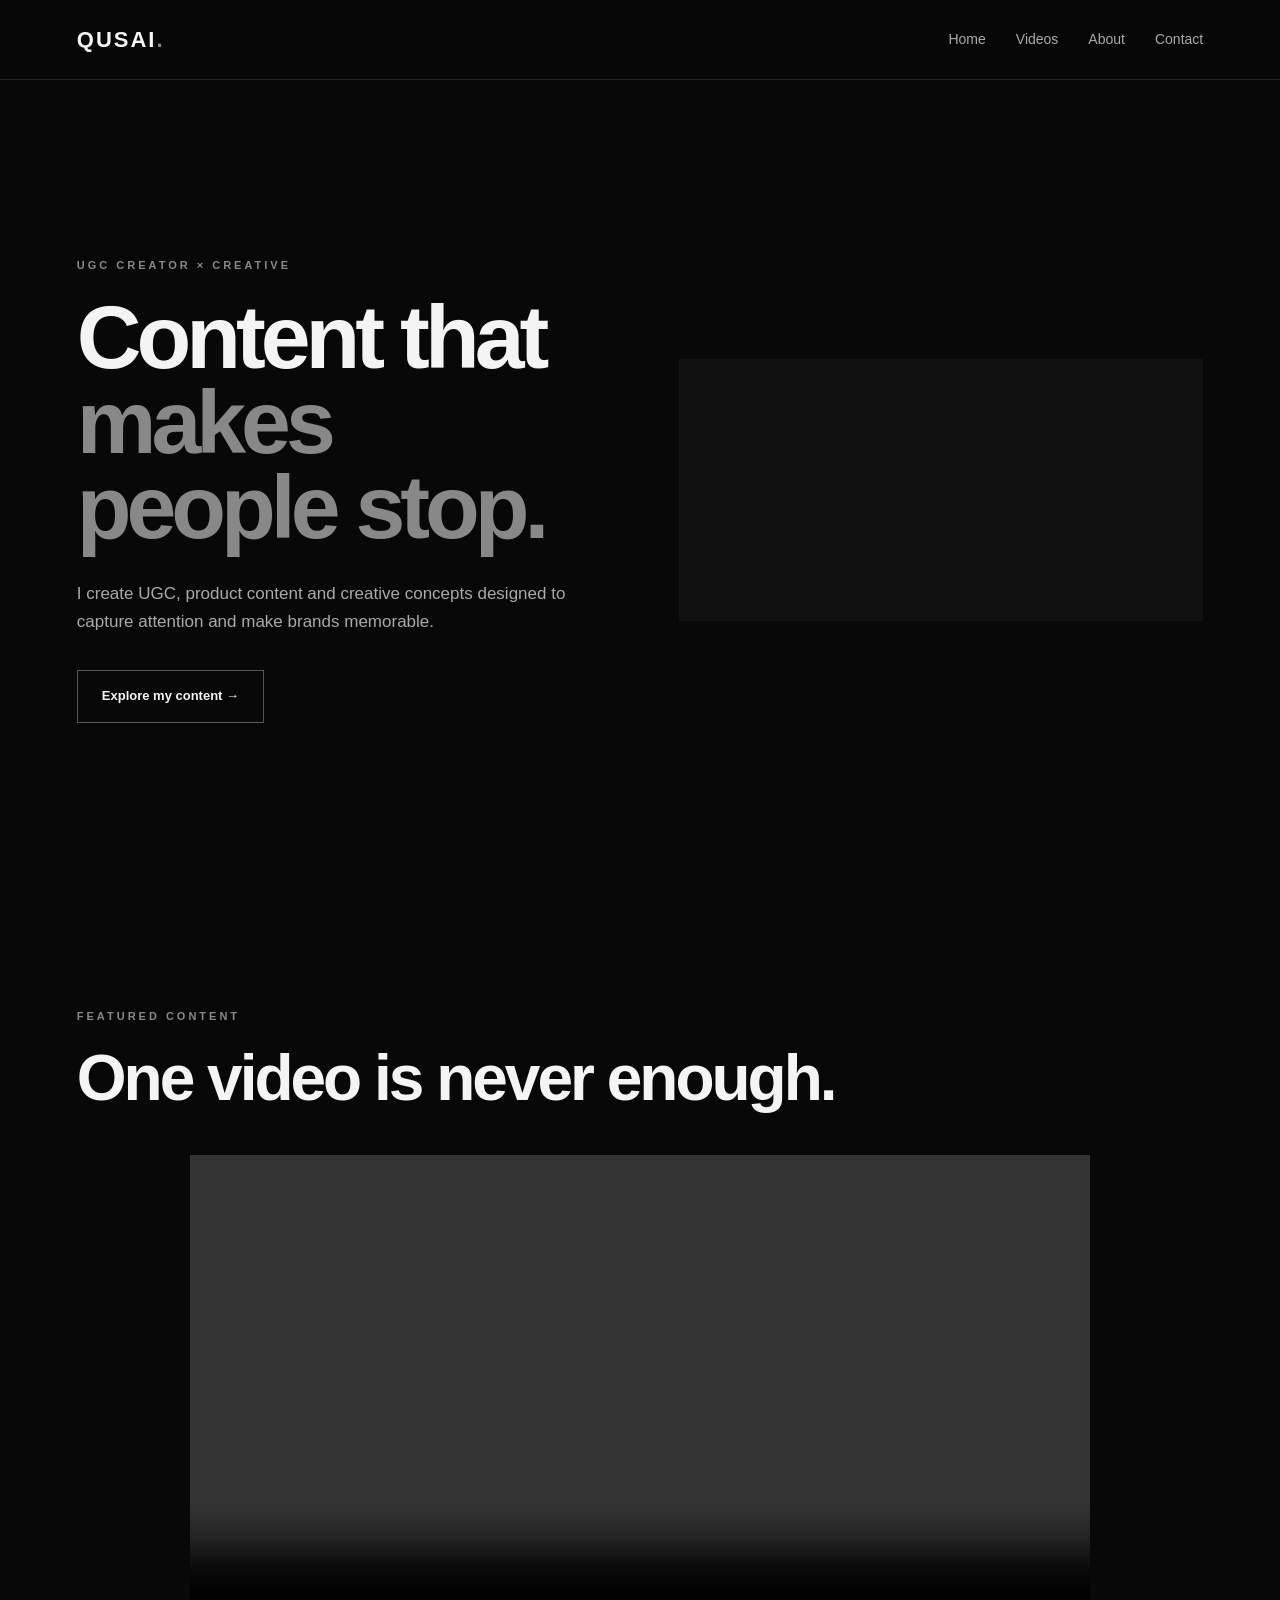
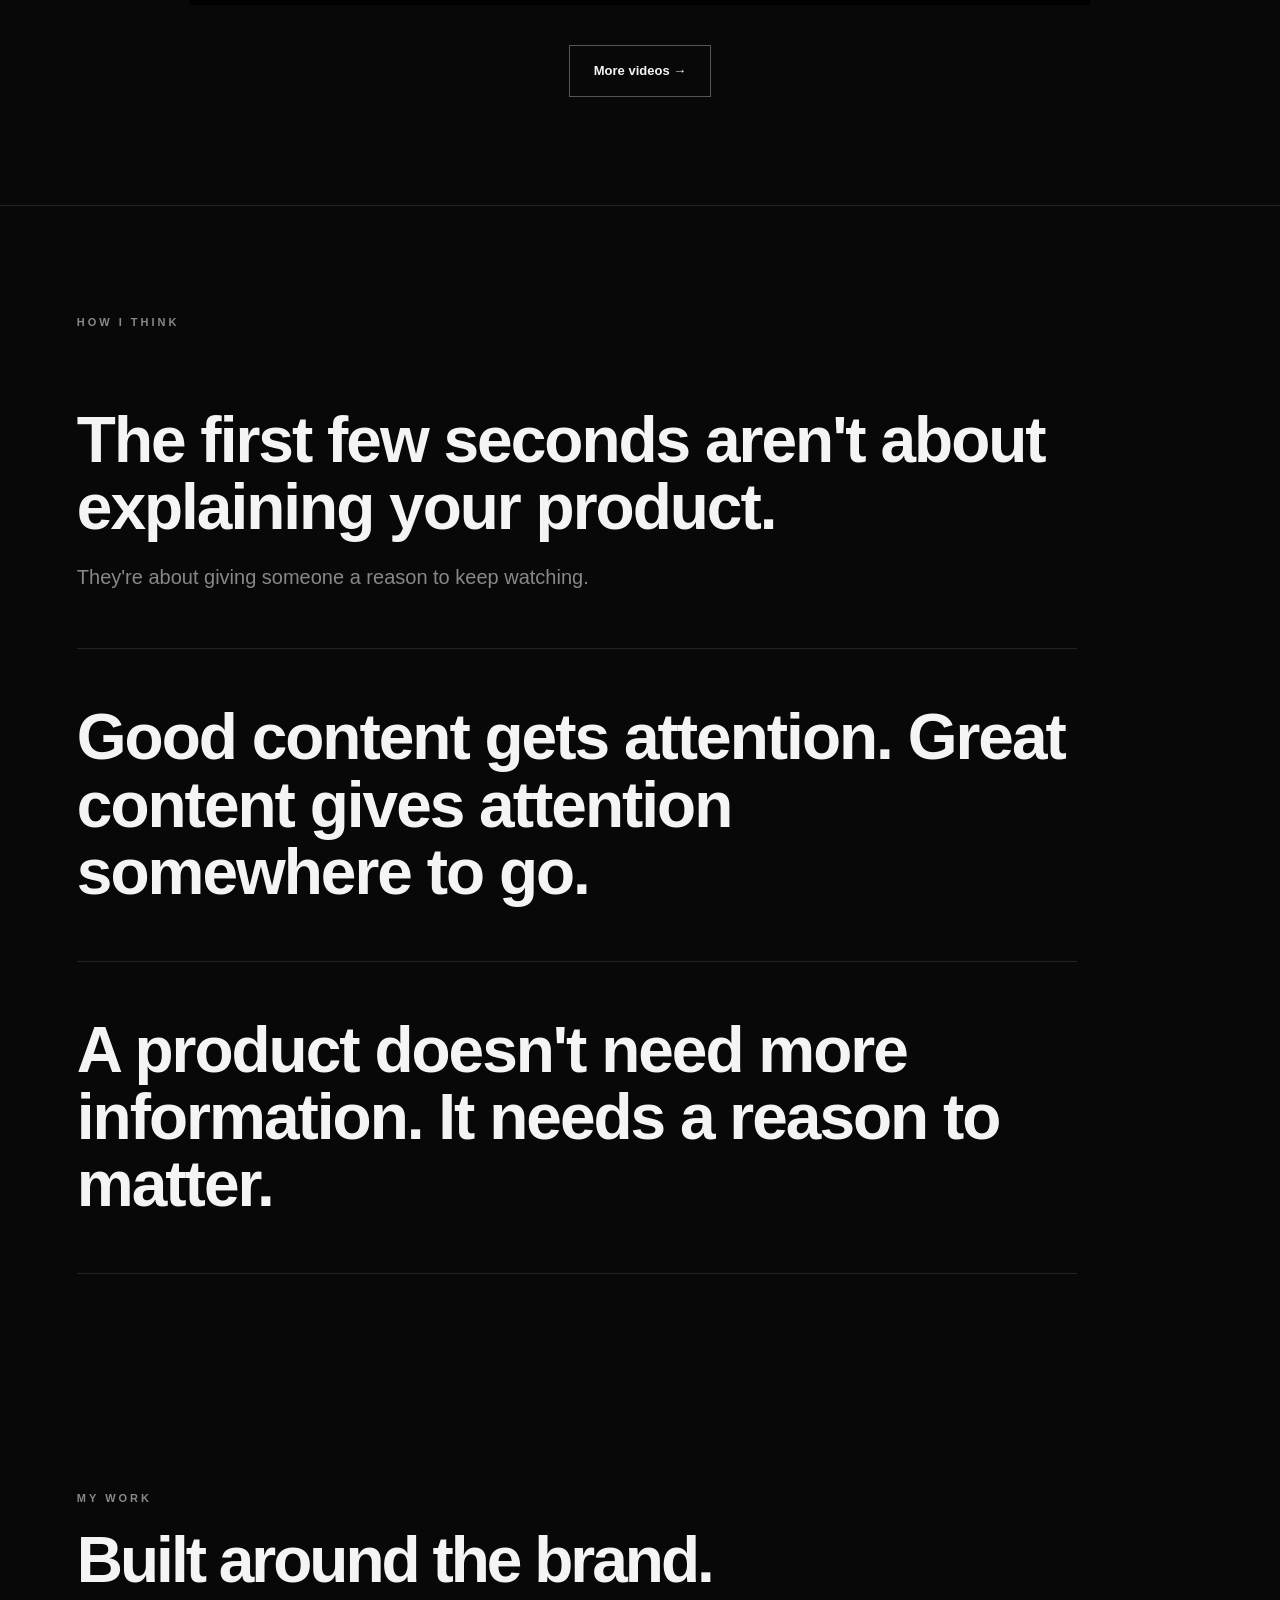
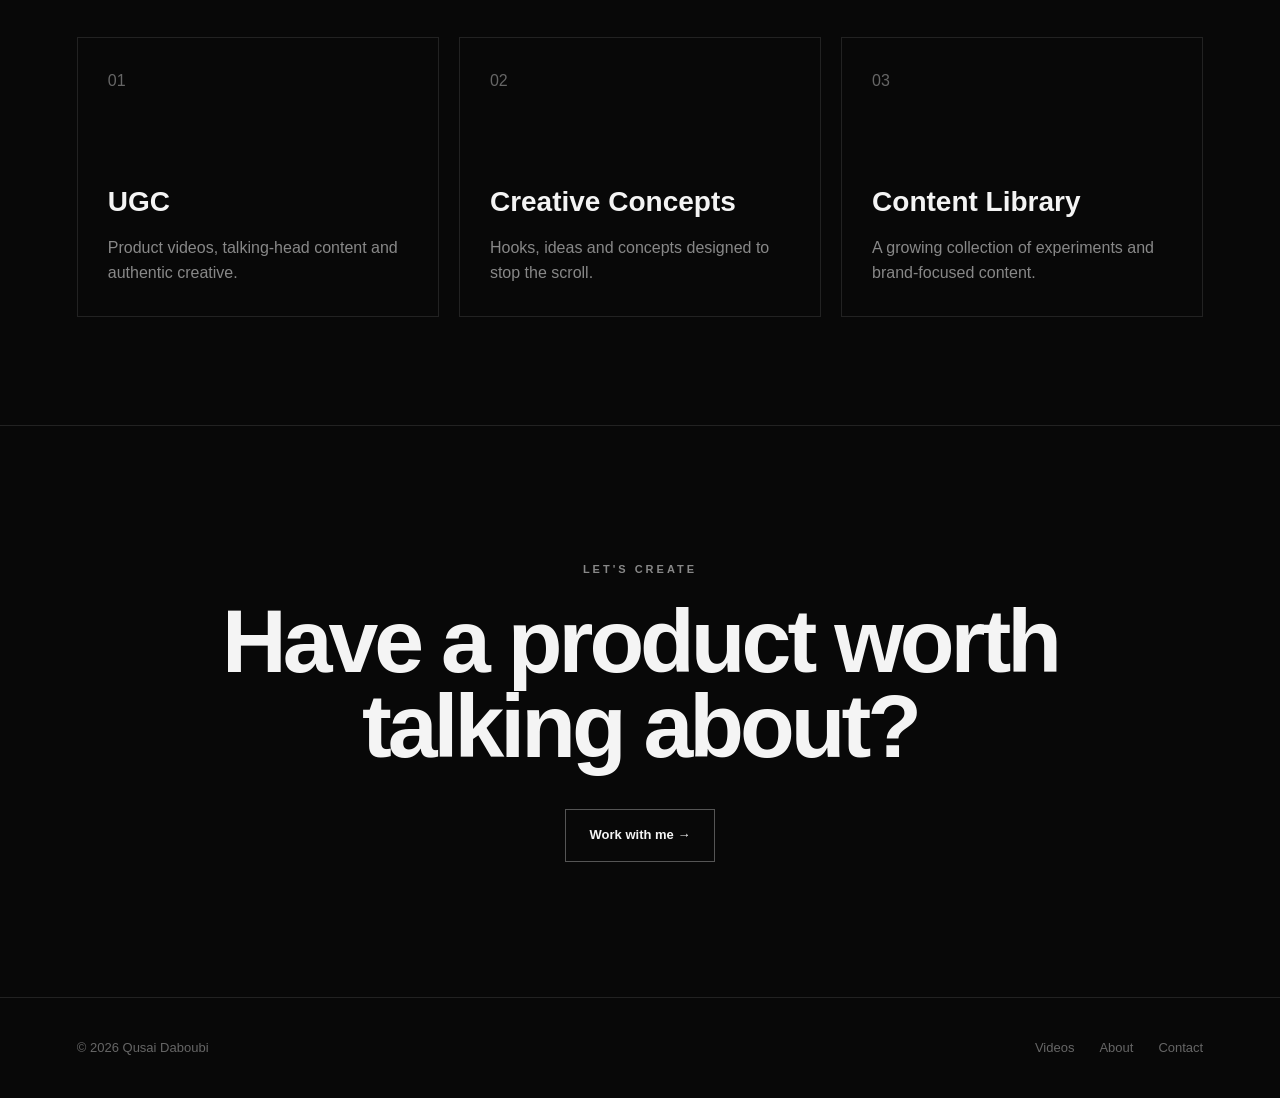
<file: index.html>
<!DOCTYPE html>
<html lang="en">
<head>
    <meta charset="UTF-8">
    <meta name="viewport" content="width=device-width, initial-scale=1.0">
    <title>Qusai Daboubi | UGC Creator</title>
    <meta name="description" content="UGC creator creating attention-grabbing content, product videos and creative concepts for brands.">
    <link rel="stylesheet" href="style.css">
</head>

<body>

<header class="navbar">
    <a href="index.html" class="logo">QUSAI<span>.</span></a>

    <nav>
        <a href="index.html">Home</a>
        <a href="videos.html">Videos</a>
        <a href="about.html">About</a>
        <a href="contact.html">Contact</a>
    </nav>
</header>


<main>

    <!-- HERO -->
    <section class="hero">

        <div class="hero-text">
            <p class="eyebrow">UGC CREATOR × CREATIVE</p>

            <h1>
                Content that
                <span>makes people stop.</span>
            </h1>

            <p class="hero-description">
                I create UGC, product content and creative concepts
                designed to capture attention and make brands memorable.
            </p>

            <a href="videos.html" class="button">
                Explore my content →
            </a>
        </div>


        <div class="hero-video">
            <video
                src="assets/video-01.mp4"
                autoplay
                muted
                loop
                playsinline>
            </video>
        </div>

    </section>


    <!-- SECOND FEATURED VIDEO -->
    <section class="featured">

        <div class="section-heading">
            <p class="eyebrow">FEATURED CONTENT</p>
            <h2>One video is never enough.</h2>
        </div>

        <div class="featured-video">
            <video
                src="assets/video-02.mp4"
                controls
                playsinline
                preload="metadata">
            </video>
        </div>

        <div class="center-button">
            <a href="videos.html" class="button">
                More videos →
            </a>
        </div>

    </section>


    <!-- CREATIVE THOUGHTS -->
    <section class="thoughts">

        <p class="eyebrow">HOW I THINK</p>

        <div class="thought">
            <h2>
                The first few seconds aren't about
                explaining your product.
            </h2>

            <p>
                They're about giving someone a reason
                to keep watching.
            </p>
        </div>

        <div class="thought">
            <h2>
                Good content gets attention.
                Great content gives attention somewhere to go.
            </h2>
        </div>

        <div class="thought">
            <h2>
                A product doesn't need more information.
                It needs a reason to matter.
            </h2>
        </div>

    </section>


    <!-- FEATURED WORK -->
    <section class="featured-work">

        <div class="section-heading">
            <p class="eyebrow">MY WORK</p>
            <h2>Built around the brand.</h2>
        </div>

        <div class="work-grid">

            <a href="videos.html" class="work-card">
                <span>01</span>
                <h3>UGC</h3>
                <p>Product videos, talking-head content and authentic creative.</p>
            </a>

            <a href="videos.html" class="work-card">
                <span>02</span>
                <h3>Creative Concepts</h3>
                <p>Hooks, ideas and concepts designed to stop the scroll.</p>
            </a>

            <a href="videos.html" class="work-card">
                <span>03</span>
                <h3>Content Library</h3>
                <p>A growing collection of experiments and brand-focused content.</p>
            </a>

        </div>

    </section>


    <!-- CTA -->
    <section class="cta">

        <p class="eyebrow">LET'S CREATE</p>

        <h2>
            Have a product
            worth talking about?
        </h2>

        <a href="contact.html" class="button">
            Work with me →
        </a>

    </section>

</main>


<footer>
    <p>© 2026 Qusai Daboubi</p>

    <div>
        <a href="videos.html">Videos</a>
        <a href="about.html">About</a>
        <a href="contact.html">Contact</a>
    </div>
</footer>

<script src="script.js"></script>

</body>
</html>
</file>
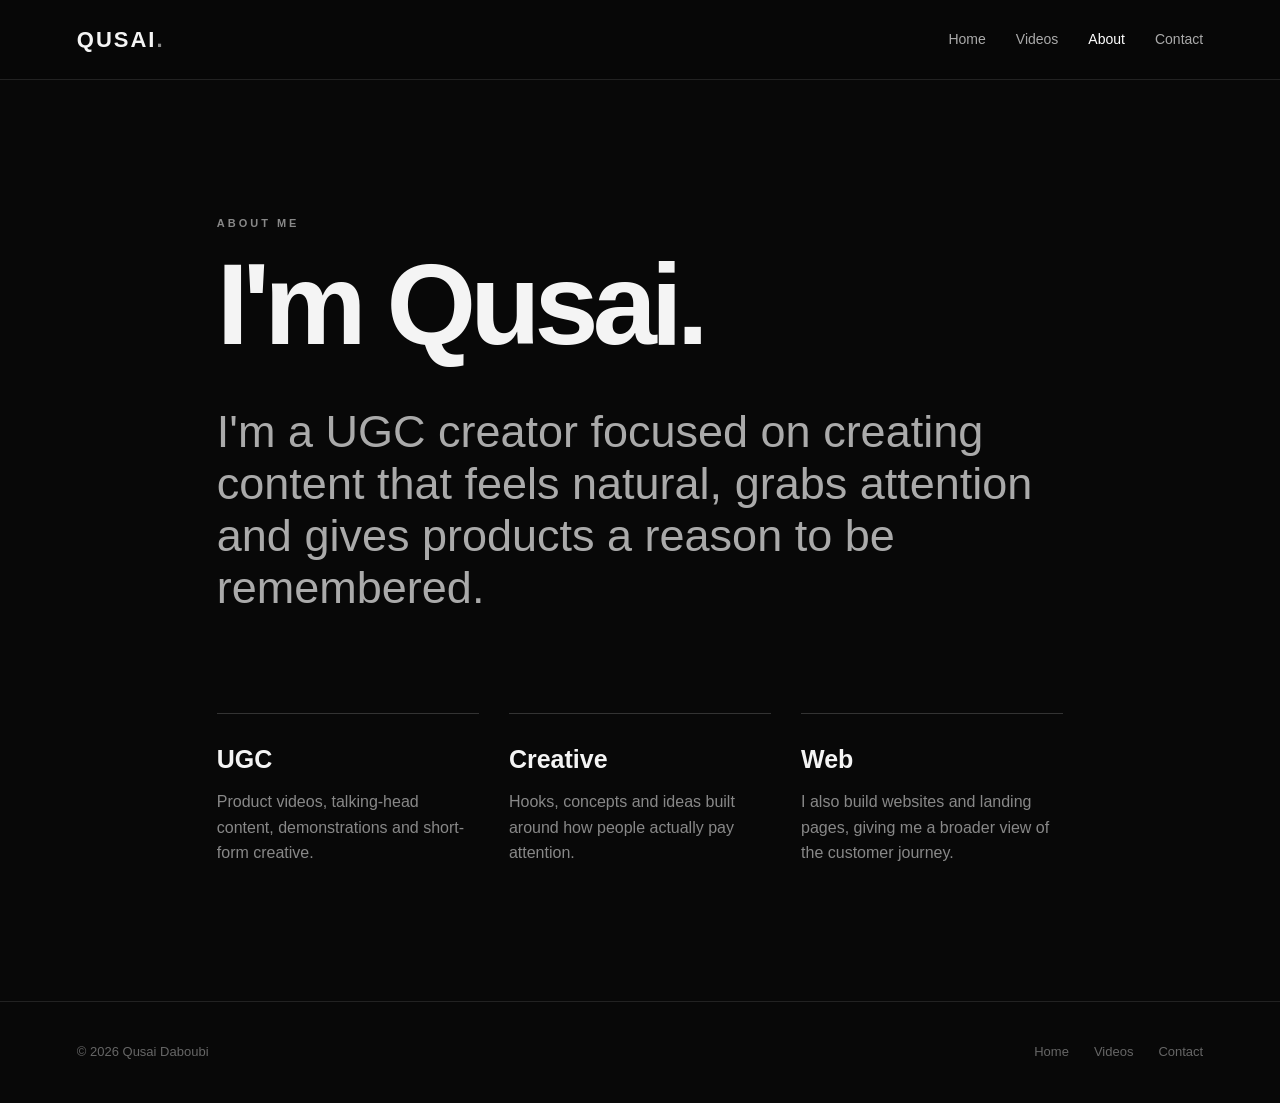
<file: about.html>
<!DOCTYPE html>
<html lang="en">
<head>
    <meta charset="UTF-8">
    <meta name="viewport" content="width=device-width, initial-scale=1.0">

    <title>About | Qusai Daboubi</title>

    <link rel="stylesheet" href="style.css">
</head>

<body>

<header class="navbar">

    <a href="index.html" class="logo">
        QUSAI<span>.</span>
    </a>

    <nav>
        <a href="index.html">Home</a>
        <a href="videos.html">Videos</a>
        <a href="about.html" class="active">About</a>
        <a href="contact.html">Contact</a>
    </nav>

</header>


<main>

<section class="about-page">

    <p class="eyebrow">ABOUT ME</p>

    <h1>
        I'm Qusai.
    </h1>

    <p class="large-text">
        I'm a UGC creator focused on creating content
        that feels natural, grabs attention and gives
        products a reason to be remembered.
    </p>


    <div class="about-grid">

        <div>
            <h3>UGC</h3>
            <p>
                Product videos, talking-head content,
                demonstrations and short-form creative.
            </p>
        </div>

        <div>
            <h3>Creative</h3>
            <p>
                Hooks, concepts and ideas built around
                how people actually pay attention.
            </p>
        </div>

        <div>
            <h3>Web</h3>
            <p>
                I also build websites and landing pages,
                giving me a broader view of the customer journey.
            </p>
        </div>

    </div>

</section>

</main>


<footer>
    <p>© 2026 Qusai Daboubi</p>

    <div>
        <a href="index.html">Home</a>
        <a href="videos.html">Videos</a>
        <a href="contact.html">Contact</a>
    </div>
</footer>

</body>
</html>
</file>
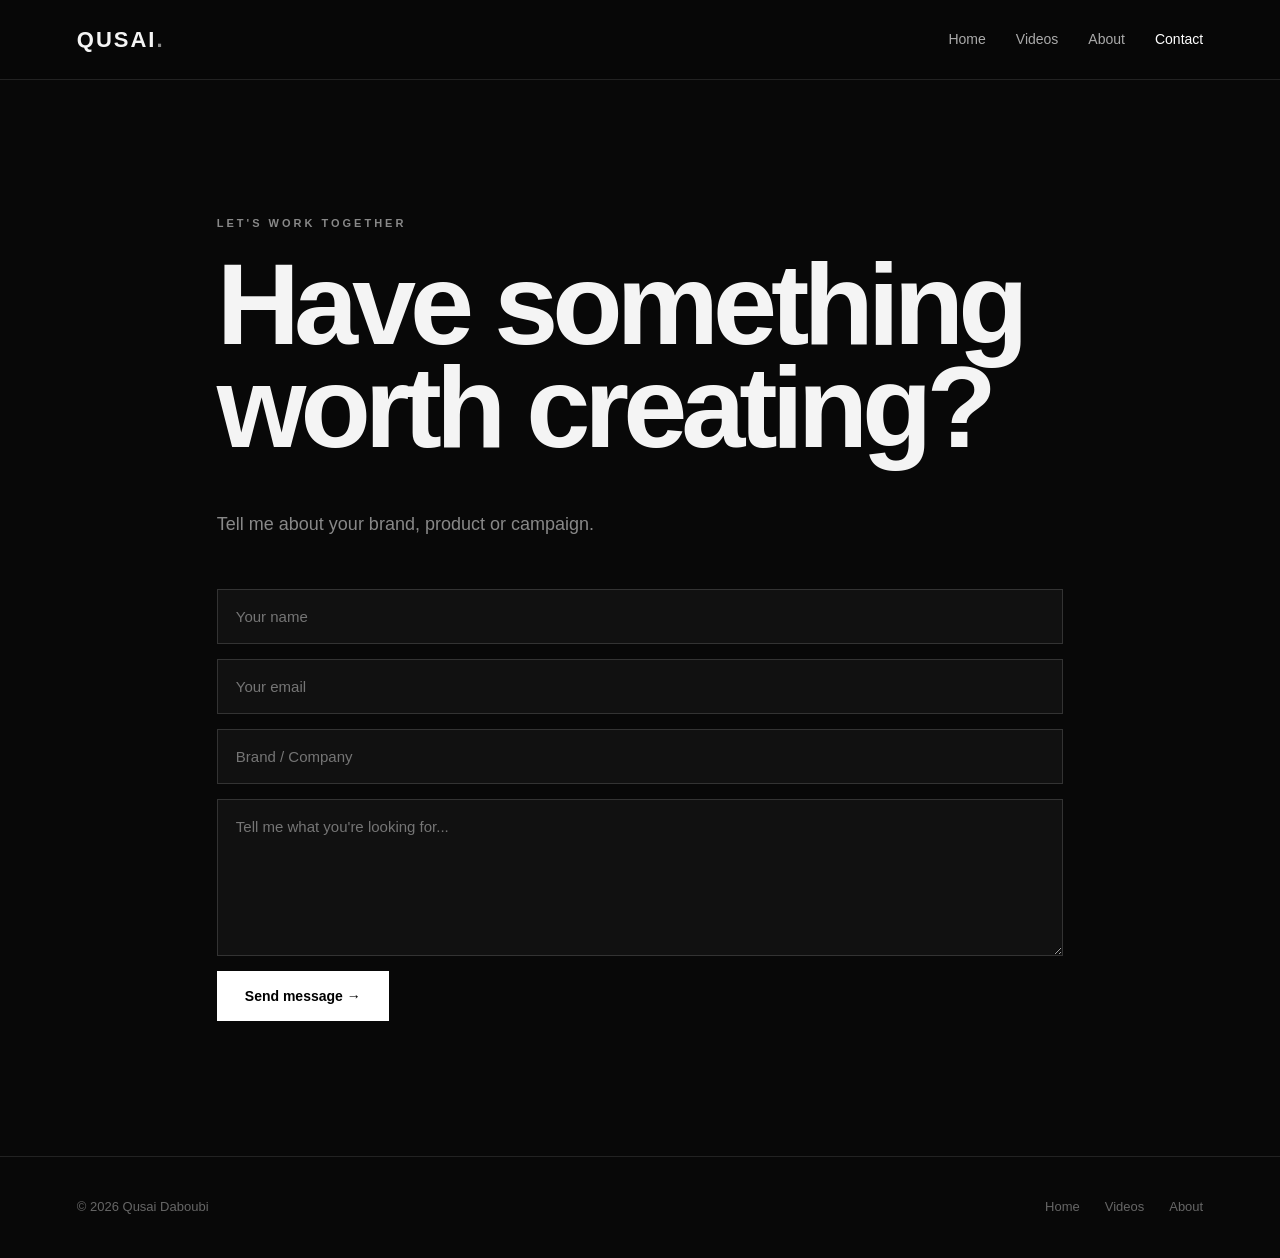
<file: contact.html>
<!DOCTYPE html>
<html lang="en">
<head>

    <meta charset="UTF-8">
    <meta name="viewport" content="width=device-width, initial-scale=1.0">

    <title>Contact | Qusai Daboubi</title>

    <link rel="stylesheet" href="style.css">

</head>

<body>

<header class="navbar">

    <a href="index.html" class="logo">
        QUSAI<span>.</span>
    </a>

    <nav>
        <a href="index.html">Home</a>
        <a href="videos.html">Videos</a>
        <a href="about.html">About</a>
        <a href="contact.html" class="active">Contact</a>
    </nav>

</header>


<main>

<section class="contact-page">

    <p class="eyebrow">LET'S WORK TOGETHER</p>

    <h1>
        Have something
        worth creating?
    </h1>

    <p>
        Tell me about your brand, product or campaign.
    </p>


    <form action="https://formsubmit.co/dabadibo.tttt@gmail.com
" method="POST">

        <input
            type="text"
            name="name"
            placeholder="Your name"
            required>

        <input
            type="email"
            name="email"
            placeholder="Your email"
            required>

        <input
            type="text"
            name="brand"
            placeholder="Brand / Company">

        <textarea
            name="message"
            rows="7"
            placeholder="Tell me what you're looking for..."
            required></textarea>

        <button type="submit">
            Send message →
        </button>

    </form>

</section>

</main>


<footer>

    <p>© 2026 Qusai Daboubi</p>

    <div>
        <a href="index.html">Home</a>
        <a href="videos.html">Videos</a>
        <a href="about.html">About</a>
    </div>

</footer>

</body>
</html>
</file>
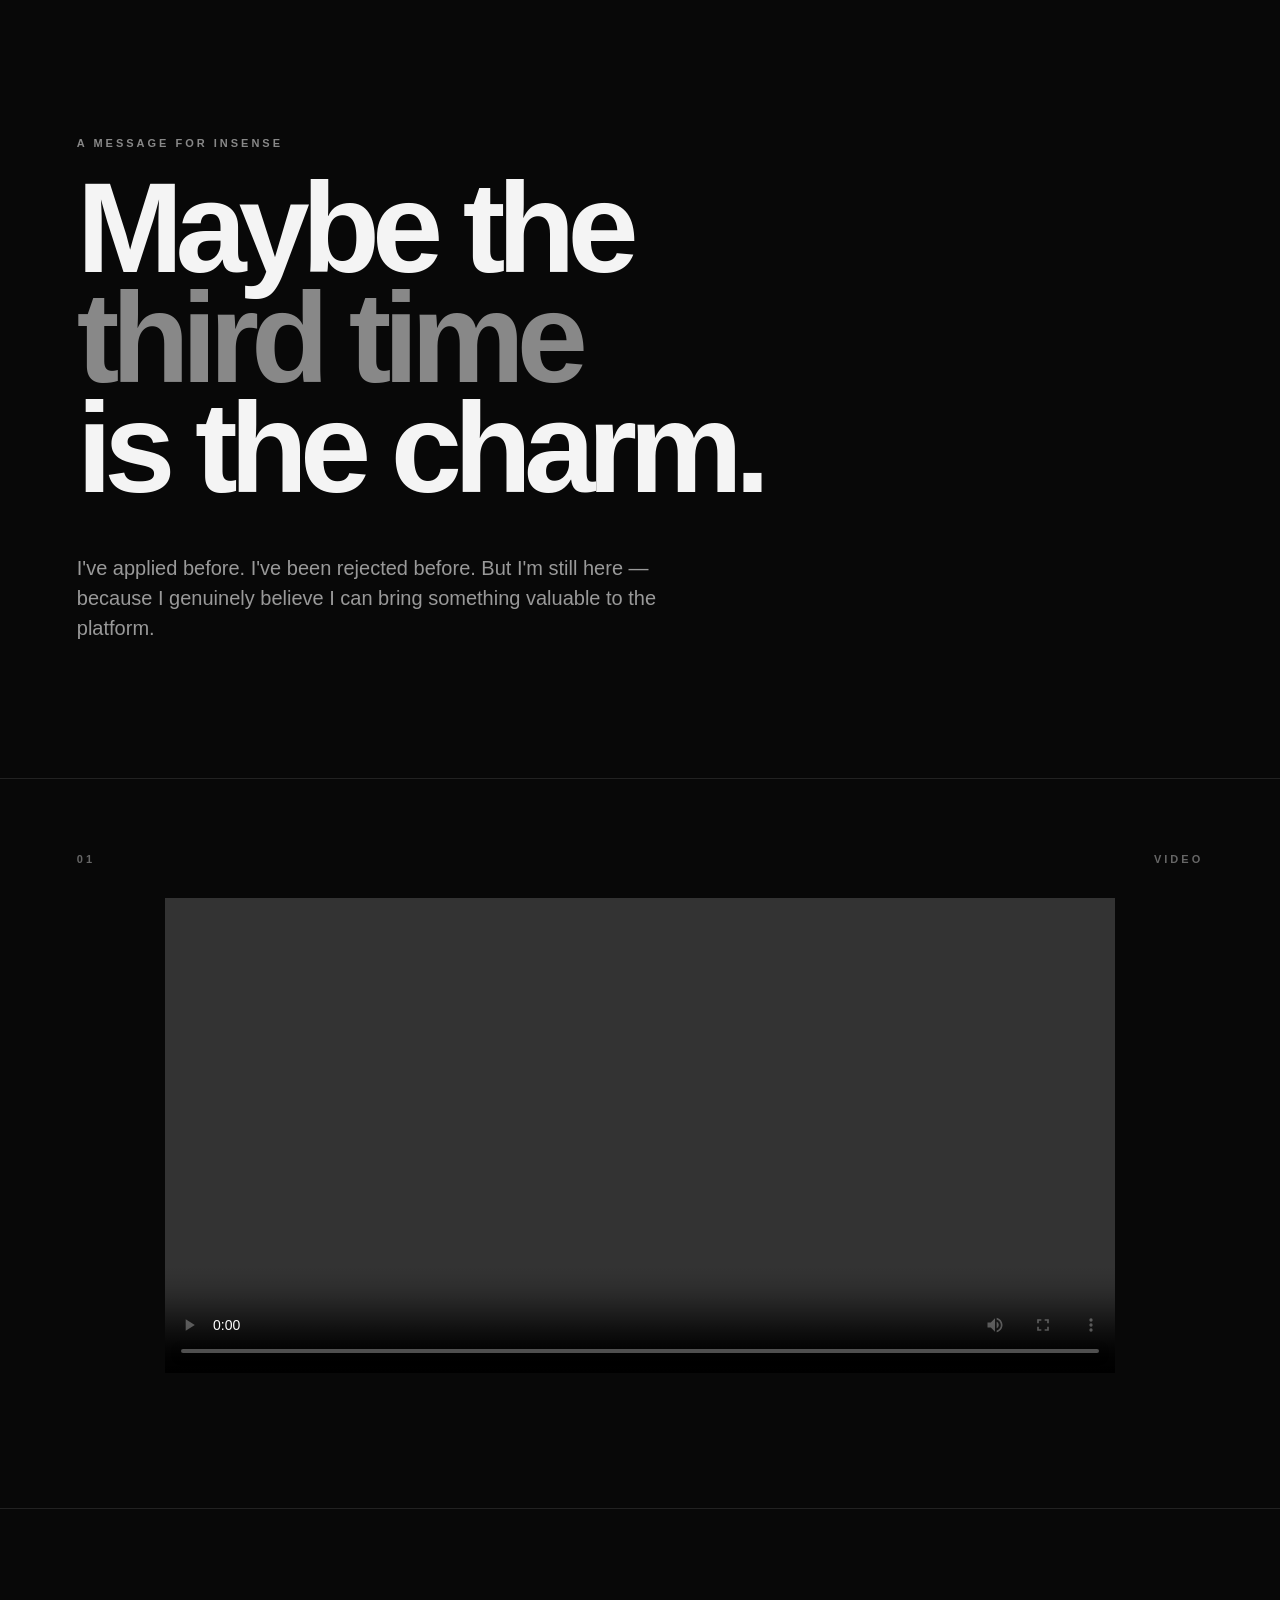
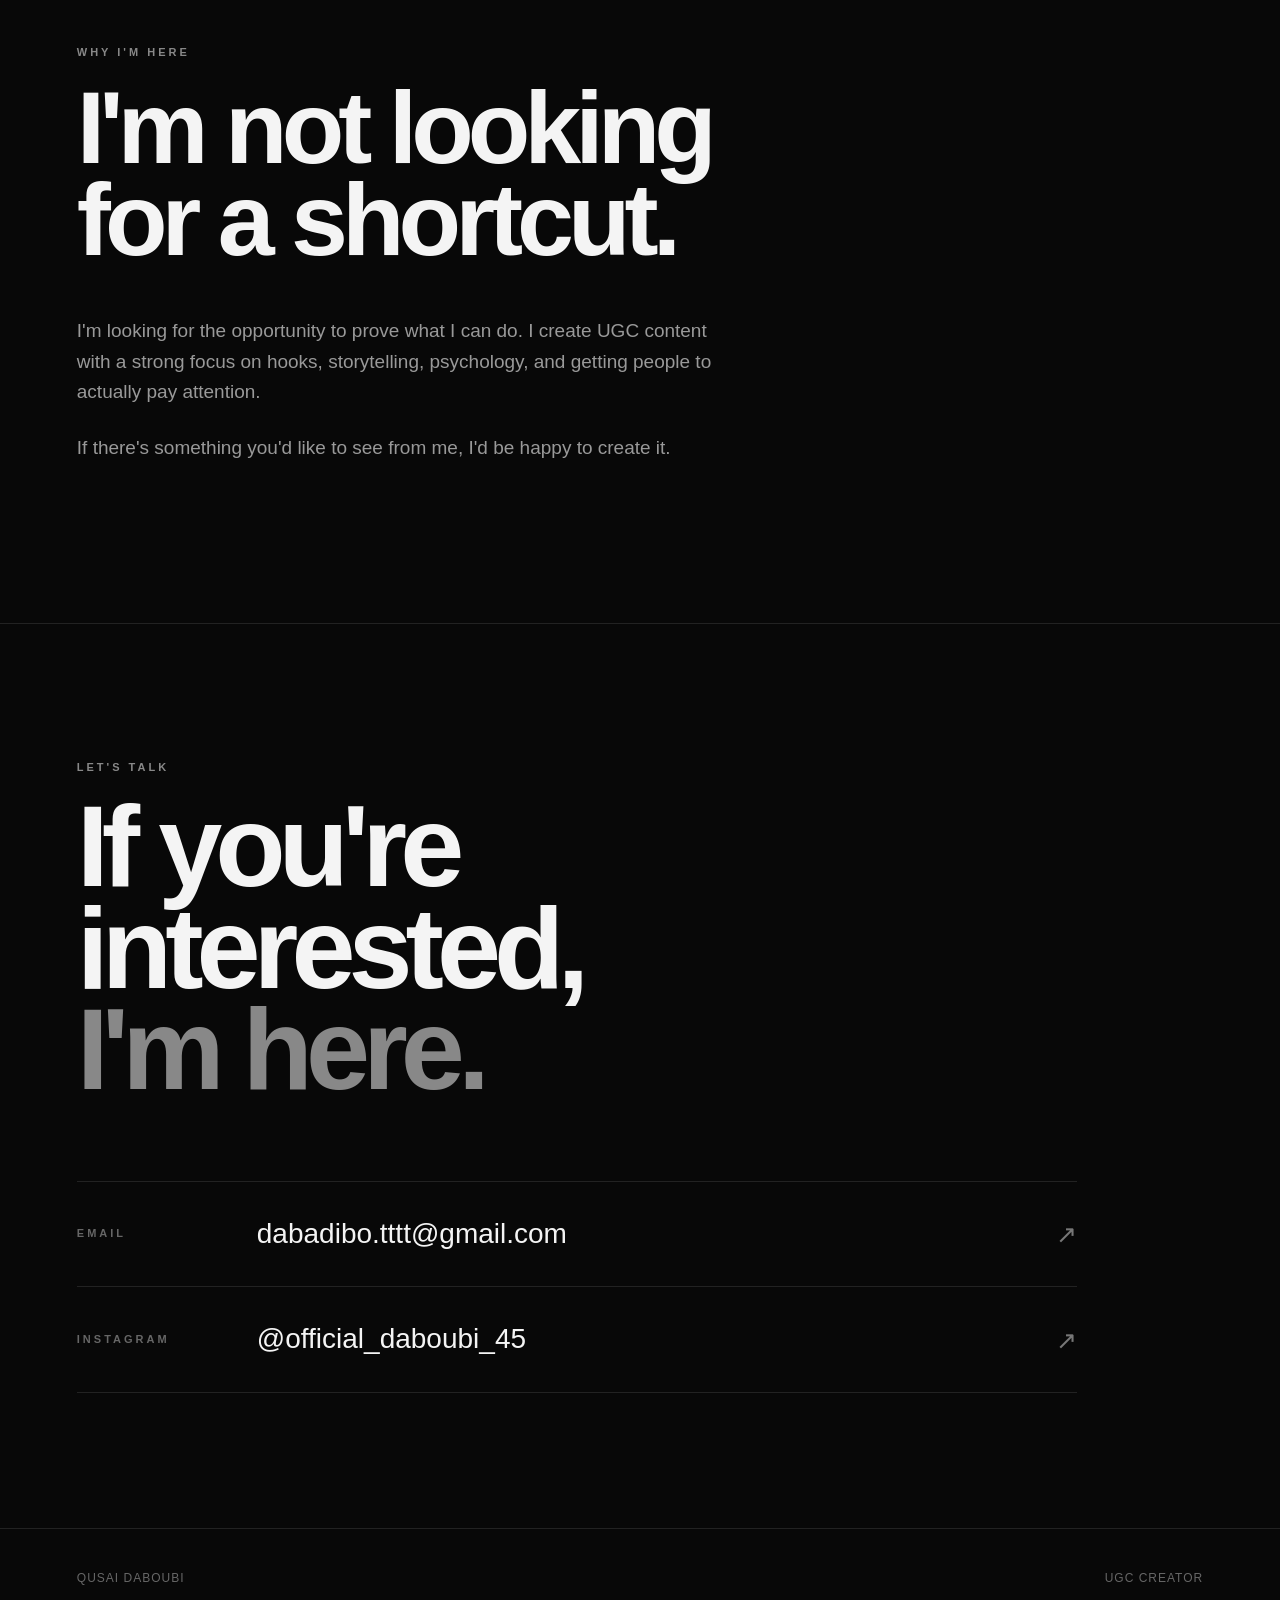
<file: insense.html>
<!DOCTYPE html>
<html lang="en">
<head>
    <meta charset="UTF-8">
    <meta name="viewport" content="width=device-width, initial-scale=1.0">

    <title>Qusai Daboubi — Insense</title>

    <link rel="stylesheet" href="style.css">
</head>

<body>

    <main class="insense-page">

        <!-- INTRO -->
        <section class="insense-intro">

            <p class="eyebrow">A MESSAGE FOR INSENSE</p>

            <h1>
                Maybe the<br>
                <span>third time</span><br>
                is the charm.
            </h1>

            <p class="insense-intro-text">
                I've applied before. I've been rejected before.
                But I'm still here — because I genuinely believe
                I can bring something valuable to the platform.
            </p>

        </section>


        <!-- VIDEO -->
        <section class="insense-video-section">

            <div class="insense-label">
                <span>01</span>
                <span>VIDEO</span>
            </div>

            <div class="insense-video-wrapper">

                <video
                    src="assets/Project 4.mp4"
                    controls
                    playsinline
                    preload="metadata">
                </video>

            </div>

        </section>


        <!-- MESSAGE -->
        <section class="insense-message">

            <p class="eyebrow">WHY I'M HERE</p>

            <h2>
                I'm not looking<br>
                for a shortcut.
            </h2>

            <p>
                I'm looking for the opportunity to prove what I can do.
                I create UGC content with a strong focus on hooks,
                storytelling, psychology, and getting people to actually
                pay attention.
            </p>

            <p>
                If there's something you'd like to see from me,
                I'd be happy to create it.
            </p>

        </section>


        <!-- CONTACT -->
        <section class="insense-contact">

            <p class="eyebrow">LET'S TALK</p>

            <h2>
                If you're<br>
                interested,<br>
                <span>I'm here.</span>
            </h2>

            <div class="insense-contact-links">

                <a
                    href="mailto:dabadibo.tttt@gmail.com"
                    class="insense-contact-link">

                    <span>EMAIL</span>

                    <strong>
                        dabadibo.tttt@gmail.com
                    </strong>

                    <span class="arrow">↗</span>

                </a>


                <a
                    href="https://www.instagram.com/official_daboubi_45/"
                    target="_blank"
                    rel="noopener noreferrer"
                    class="insense-contact-link">

                    <span>INSTAGRAM</span>

                    <strong>
                        @official_daboubi_45
                    </strong>

                    <span class="arrow">↗</span>

                </a>

            </div>

        </section>

    </main>


    <footer class="insense-footer">

        <span>QUSAI DABOUBI</span>

        <span>UGC CREATOR</span>

    </footer>


    <!-- GoatCounter Analytics -->
    <script
        data-goatcounter="https://qusaidaboubi.goatcounter.com/count"
        async
        src="//gc.zgo.at/count.js">
    </script>

    <script src="script.js"></script>

</body>
</html>
</file>
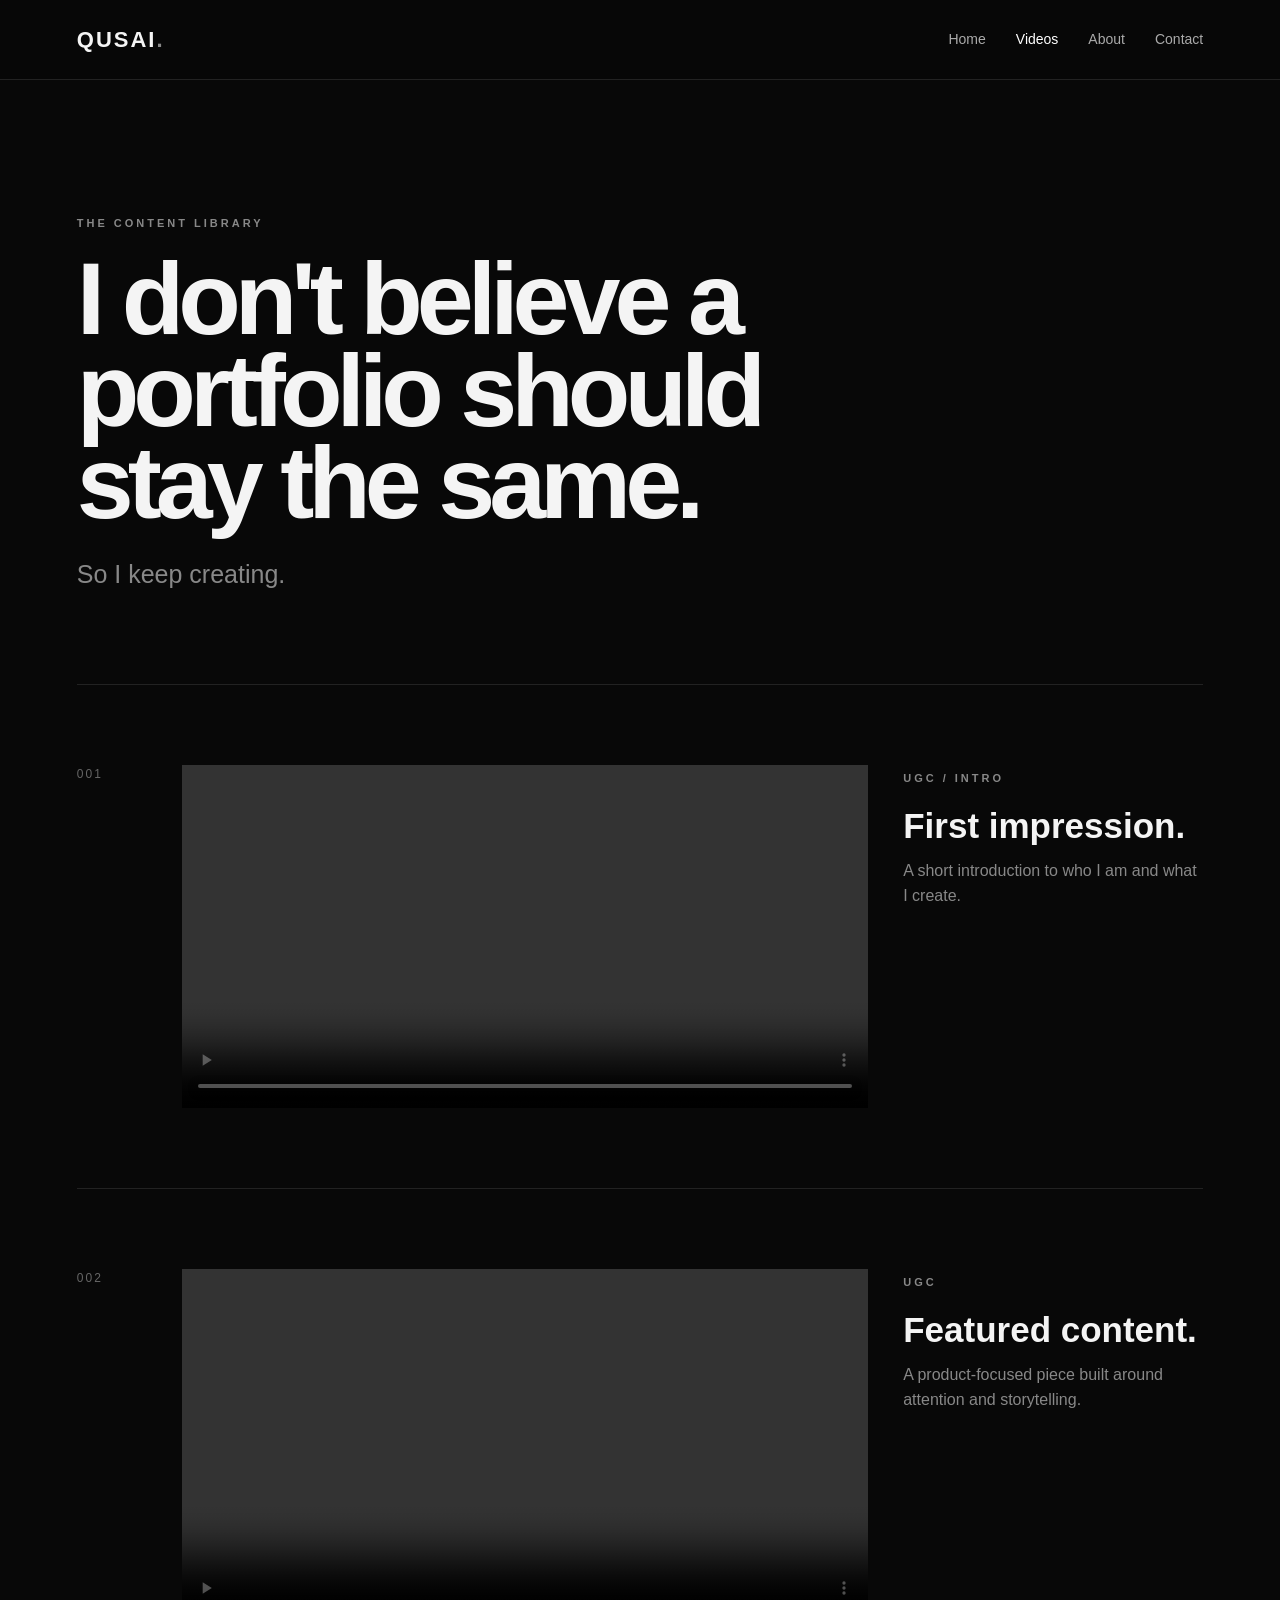
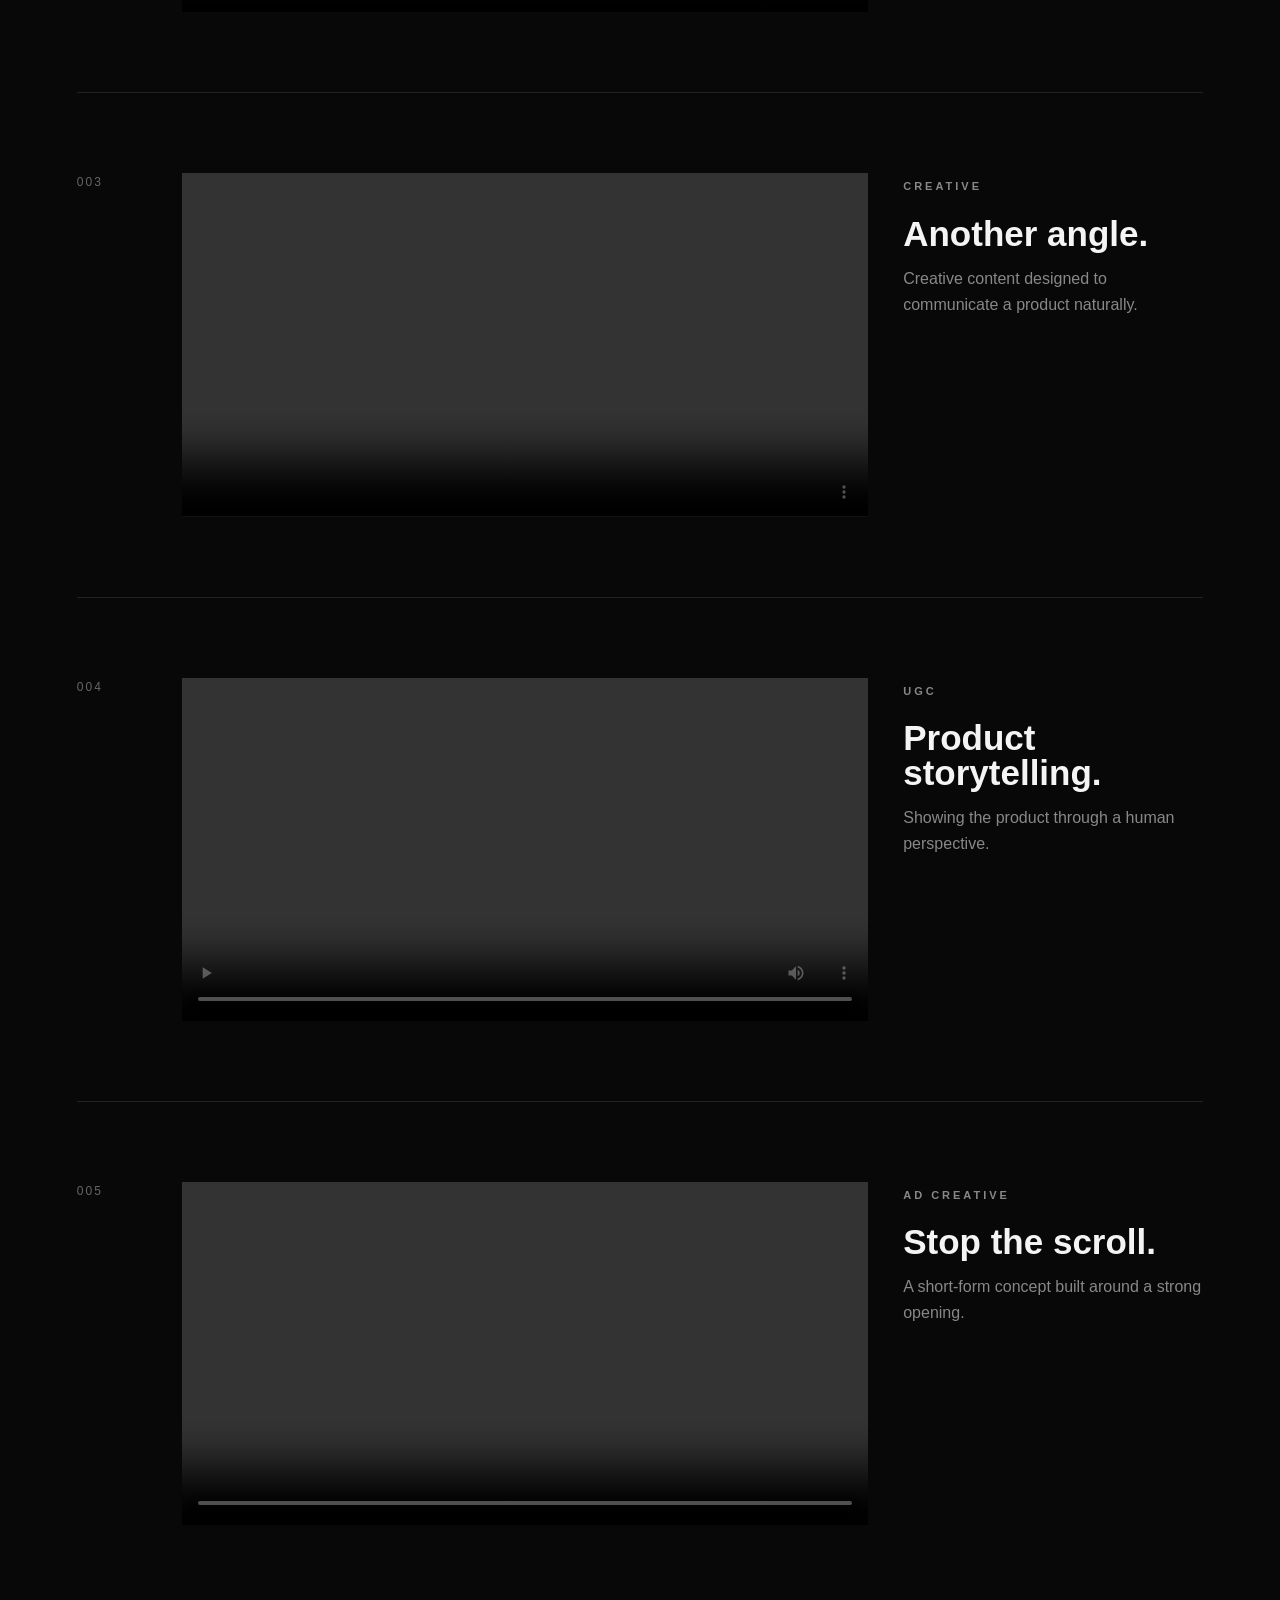
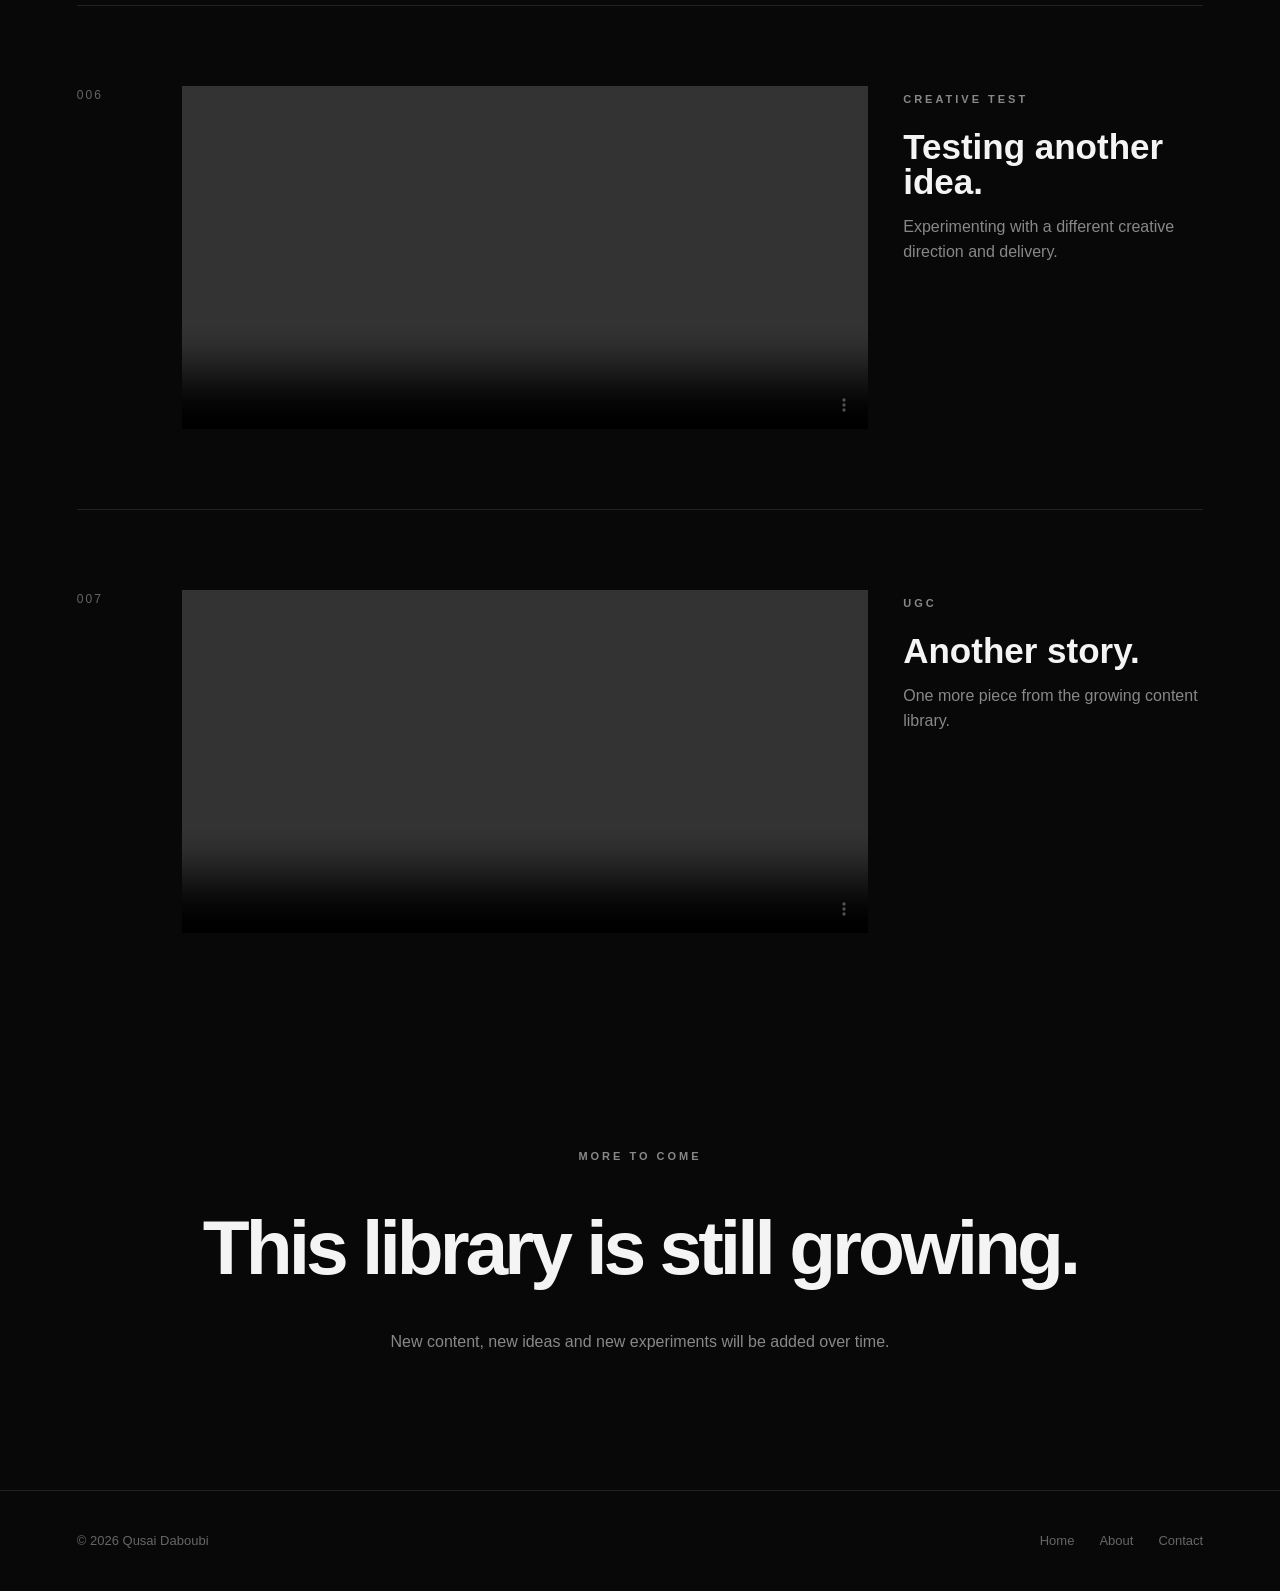
<file: videos.html>
<!DOCTYPE html>
<html lang="en">
<head>
    <meta charset="UTF-8">
    <meta name="viewport" content="width=device-width, initial-scale=1.0">

    <title>Content Library | Qusai Daboubi</title>

    <link rel="stylesheet" href="style.css">
</head>

<body>

<header class="navbar">
    <a href="index.html" class="logo">QUSAI<span>.</span></a>

    <nav>
        <a href="index.html">Home</a>
        <a href="videos.html" class="active">Videos</a>
        <a href="about.html">About</a>
        <a href="contact.html">Contact</a>
    </nav>
</header>


<main>

<section class="library-header">

    <p class="eyebrow">THE CONTENT LIBRARY</p>

    <h1>
        I don't believe
        a portfolio should stay the same.
    </h1>

    <p>
        So I keep creating.
    </p>

</section>


<section class="video-library">

    <!-- VIDEO 001 -->
    <article class="video-entry">

        <div class="video-number">001</div>

        <video
            src="assets/video-01.mp4"
            controls
            playsinline
            preload="metadata">
        </video>

        <div class="video-info">
            <p class="eyebrow">UGC / INTRO</p>

            <h2>First impression.</h2>

            <p>
                A short introduction to who I am and
                what I create.
            </p>
        </div>

    </article>


    <!-- VIDEO 002 -->
    <article class="video-entry">

        <div class="video-number">002</div>

        <video
            src="assets/video-02.mp4"
            controls
            playsinline
            preload="metadata">
        </video>

        <div class="video-info">
            <p class="eyebrow">UGC</p>

            <h2>Featured content.</h2>

            <p>
                A product-focused piece built around
                attention and storytelling.
            </p>
        </div>

    </article>


    <!-- VIDEO 003 -->
    <article class="video-entry">

        <div class="video-number">003</div>

        <video
            src="assets/video-03.mp4"
            controls
            playsinline
            preload="metadata">
        </video>

        <div class="video-info">
            <p class="eyebrow">CREATIVE</p>

            <h2>Another angle.</h2>

            <p>
                Creative content designed to communicate
                a product naturally.
            </p>
        </div>

    </article>


    <!-- VIDEO 004 -->
    <article class="video-entry">

        <div class="video-number">004</div>

        <video
            src="assets/video-04.mp4"
            controls
            playsinline
            preload="metadata">
        </video>

        <div class="video-info">
            <p class="eyebrow">UGC</p>

            <h2>Product storytelling.</h2>

            <p>
                Showing the product through a
                human perspective.
            </p>
        </div>

    </article>


    <!-- VIDEO 005 -->
    <article class="video-entry">

        <div class="video-number">005</div>

        <video
            src="assets/video-05.mp4"
            controls
            playsinline
            preload="metadata">
        </video>

        <div class="video-info">
            <p class="eyebrow">AD CREATIVE</p>

            <h2>Stop the scroll.</h2>

            <p>
                A short-form concept built around
                a strong opening.
            </p>
        </div>

    </article>


    <!-- VIDEO 006 -->
    <article class="video-entry">

        <div class="video-number">006</div>

        <video
            src="assets/video-06.mp4"
            controls
            playsinline
            preload="metadata">
        </video>

        <div class="video-info">
            <p class="eyebrow">CREATIVE TEST</p>

            <h2>Testing another idea.</h2>

            <p>
                Experimenting with a different creative
                direction and delivery.
            </p>
        </div>

    </article>


    <!-- VIDEO 007 -->
    <article class="video-entry">

        <div class="video-number">007</div>

        <video
            src="assets/video-07.mp4"
            controls
            playsinline
            preload="metadata">
        </video>

        <div class="video-info">
            <p class="eyebrow">UGC</p>

            <h2>Another story.</h2>

            <p>
                One more piece from the growing
                content library.
            </p>
        </div>

    </article>

</section>


<section class="library-ending">

    <p class="eyebrow">MORE TO COME</p>

    <h2>
        This library is still growing.
    </h2>

    <p>
        New content, new ideas and new experiments
        will be added over time.
    </p>

</section>

</main>


<footer>
    <p>© 2026 Qusai Daboubi</p>

    <div>
        <a href="index.html">Home</a>
        <a href="about.html">About</a>
        <a href="contact.html">Contact</a>
    </div>
</footer>

<script src="script.js"></script>

</body>
</html>
</file>
<file: style.css>
* {
    margin: 0;
    padding: 0;
    box-sizing: border-box;
}

html {
    scroll-behavior: smooth;
}

body {
    background: #080808;
    color: #f4f4f4;
    font-family: Arial, Helvetica, sans-serif;
    line-height: 1.6;
}

a {
    color: inherit;
    text-decoration: none;
}

.navbar {
    height: 80px;
    padding: 0 6%;
    display: flex;
    align-items: center;
    justify-content: space-between;
    border-bottom: 1px solid #222;
    position: sticky;
    top: 0;
    z-index: 100;
    background: rgba(8, 8, 8, 0.94);
    backdrop-filter: blur(10px);
}

.logo {
    font-size: 22px;
    font-weight: 800;
    letter-spacing: 2px;
}

.logo span {
    color: #888;
}

nav {
    display: flex;
    gap: 30px;
}

nav a {
    color: #aaa;
    font-size: 14px;
    transition: 0.3s;
}

nav a:hover,
nav a.active {
    color: white;
}

main {
    overflow: hidden;
}

.hero {
    min-height: calc(100vh - 80px);
    padding: 8vh 6%;
    display: grid;
    grid-template-columns: 1fr 1fr;
    align-items: center;
    gap: 7%;
}

.hero-text {
    max-width: 600px;
}

.eyebrow {
    font-size: 11px;
    letter-spacing: 3px;
    color: #888;
    margin-bottom: 20px;
    font-weight: 700;
}

.hero h1 {
    font-size: clamp(50px, 7vw, 100px);
    line-height: 0.95;
    letter-spacing: -5px;
    margin-bottom: 30px;
}

.hero h1 span {
    color: #888;
}

.hero-description {
    color: #aaa;
    max-width: 500px;
    font-size: 17px;
    margin-bottom: 35px;
}

.button {
    display: inline-block;
    padding: 15px 24px;
    border: 1px solid #555;
    font-size: 13px;
    font-weight: bold;
    transition: 0.3s;
}

.button:hover {
    background: white;
    color: black;
}

.hero-video {
    width: 100%;
    max-height: 75vh;
    display: flex;
    justify-content: center;
}

.hero-video video {
    width: 100%;
    max-height: 75vh;
    object-fit: contain;
    background: #111;
}

.featured {
    padding: 12vh 6%;
}

.section-heading {
    margin-bottom: 45px;
}

.section-heading h2 {
    font-size: clamp(35px, 5vw, 65px);
    line-height: 1;
    letter-spacing: -3px;
}

.featured-video {
    max-width: 900px;
    margin: auto;
}

.featured-video video {
    width: 100%;
    display: block;
    background: #111;
}

.center-button {
    text-align: center;
    margin-top: 40px;
}

.thoughts {
    padding: 12vh 6%;
    border-top: 1px solid #222;
}

.thought {
    max-width: 1000px;
    padding: 55px 0;
    border-bottom: 1px solid #222;
}

.thought h2 {
    font-size: clamp(30px, 5vw, 65px);
    line-height: 1.05;
    letter-spacing: -2px;
}

.thought p {
    color: #888;
    font-size: 20px;
    margin-top: 20px;
}

.featured-work {
    padding: 12vh 6%;
}

.work-grid {
    display: grid;
    grid-template-columns: repeat(3, 1fr);
    gap: 20px;
}

.work-card {
    min-height: 280px;
    padding: 30px;
    border: 1px solid #222;
    display: flex;
    flex-direction: column;
    justify-content: flex-end;
    transition: 0.3s;
}

.work-card:hover {
    border-color: #777;
    transform: translateY(-5px);
}

.work-card span {
    color: #666;
    margin-bottom: auto;
}

.work-card h3 {
    font-size: 28px;
    margin-bottom: 10px;
}

.work-card p {
    color: #888;
}

.cta {
    padding: 15vh 6%;
    text-align: center;
    border-top: 1px solid #222;
}

.cta h2 {
    font-size: clamp(45px, 7vw, 90px);
    line-height: 0.95;
    letter-spacing: -4px;
    max-width: 900px;
    margin: 0 auto 40px;
}

.library-header {
    padding: 15vh 6% 10vh;
    max-width: 1000px;
}

.library-header h1 {
    font-size: clamp(50px, 8vw, 110px);
    line-height: 0.9;
    letter-spacing: -6px;
}

.library-header > p:last-child {
    color: #888;
    font-size: 25px;
    margin-top: 25px;
}

.video-library {
    padding: 0 6%;
}

.video-entry {
    display: grid;
    grid-template-columns: 70px 1fr 300px;
    gap: 35px;
    padding: 80px 0;
    border-top: 1px solid #222;
    align-items: start;
}

.video-number {
    font-size: 12px;
    color: #666;
    letter-spacing: 2px;
}

.video-entry video {
    width: 100%;
    max-height: 700px;
    background: #111;
}

.video-info {
    padding-top: 5px;
}

.video-info h2 {
    font-size: 35px;
    line-height: 1;
    margin-bottom: 15px;
}

.video-info p:last-child {
    color: #888;
}

.library-ending {
    padding: 15vh 6%;
    text-align: center;
}

.library-ending h2 {
    font-size: clamp(40px, 6vw, 80px);
    letter-spacing: -4px;
}

.library-ending p:last-child {
    color: #888;
    margin-top: 20px;
}

.about-page,
.contact-page {
    max-width: 1000px;
    margin: auto;
    padding: 15vh 6%;
}

.about-page h1,
.contact-page h1 {
    font-size: clamp(60px, 9vw, 120px);
    line-height: 0.9;
    letter-spacing: -6px;
    margin-bottom: 50px;
}

.large-text {
    font-size: clamp(24px, 4vw, 45px);
    line-height: 1.15;
    color: #aaa;
}

.about-grid {
    display: grid;
    grid-template-columns: repeat(3, 1fr);
    gap: 30px;
    margin-top: 100px;
}

.about-grid div {
    border-top: 1px solid #333;
    padding-top: 25px;
}

.about-grid h3 {
    font-size: 25px;
    margin-bottom: 10px;
}

.about-grid p {
    color: #888;
}

.contact-page > p:not(.eyebrow) {
    color: #888;
    margin-bottom: 50px;
    font-size: 18px;
}

form {
    display: flex;
    flex-direction: column;
    gap: 15px;
}

input,
textarea {
    width: 100%;
    background: #111;
    border: 1px solid #333;
    color: white;
    padding: 18px;
    font-size: 15px;
    font-family: inherit;
    outline: none;
}

input:focus,
textarea:focus {
    border-color: #777;
}

button {
    width: fit-content;
    background: white;
    color: black;
    border: none;
    padding: 17px 28px;
    font-weight: bold;
    cursor: pointer;
    font-size: 14px;
}

footer {
    border-top: 1px solid #222;
    padding: 40px 6%;
    display: flex;
    justify-content: space-between;
    color: #666;
    font-size: 13px;
}

footer div {
    display: flex;
    gap: 25px;
}

footer a:hover {
    color: white;
}


/* MOBILE */

@media (max-width: 800px) {

    .navbar {
        height: auto;
        padding: 20px 5%;
        flex-direction: column;
        gap: 15px;
    }

    nav {
        gap: 18px;
    }

    nav a {
        font-size: 12px;
    }

    .hero {
        grid-template-columns: 1fr;
        padding: 8vh 5%;
    }

    .hero h1 {
        font-size: 55px;
        letter-spacing: -3px;
    }

    .hero-video {
        order: -1;
    }

    .featured,
    .thoughts,
    .featured-work,
    .video-library {
        padding-left: 5%;
        padding-right: 5%;
    }

    .work-grid {
        grid-template-columns: 1fr;
    }

    .video-entry {
        grid-template-columns: 1fr;
        gap: 20px;
        padding: 60px 0;
    }

    .video-number {
        order: -2;
    }

    .video-info {
        order: 2;
    }

    .video-info h2 {
        font-size: 30px;
    }

    .about-grid {
        grid-template-columns: 1fr;
        margin-top: 60px;
    }

    footer {
        flex-direction: column;
        gap: 20px;
    }

    .cta h2 {
        letter-spacing: -2px;
    }

}

/* =========================================
   PRIVATE APPLICATION PAGE
   ========================================= */

.application-page {
    max-width: 1400px;
    margin: auto;
}


/* INTRO */

.application-intro {
    min-height: 75vh;
    padding: 15vh 6%;
    display: flex;
    flex-direction: column;
    justify-content: center;
}

.application-intro h1 {
    font-size: clamp(55px, 9vw, 130px);
    line-height: 0.9;
    letter-spacing: -7px;
    max-width: 1100px;
    margin-bottom: 45px;
}

.application-intro h1 span {
    color: #888;
}

.application-description {
    max-width: 600px;
    color: #999;
    font-size: 20px;
    line-height: 1.5;
}


/* VIDEO */

.application-video-section {
    padding: 8vh 6% 15vh;
    border-top: 1px solid #222;
}

.application-label {
    display: flex;
    justify-content: space-between;
    color: #666;
    font-size: 11px;
    letter-spacing: 3px;
    font-weight: bold;
    margin-bottom: 30px;
}

.application-video-wrapper {
    width: 100%;
    max-width: 950px;
    margin: auto;
}

.application-video-wrapper video {
    width: 100%;
    display: block;
    background: #111;
    max-height: 80vh;
    object-fit: contain;
}


/* IMAGES */

.application-images {
    padding: 8vh 6% 15vh;
    border-top: 1px solid #222;
}

.application-image-grid {
    display: grid;
    grid-template-columns: 1fr 1fr;
    gap: 25px;
}

.application-image {
    overflow: hidden;
    background: #111;
}

.application-image img {
    width: 100%;
    height: 650px;
    object-fit: cover;
    display: block;
    transition: transform 0.5s ease;
}

.application-image:hover img {
    transform: scale(1.03);
}


/* CLOSING */

.application-closing {
    padding: 15vh 6%;
    border-top: 1px solid #222;
}

.application-closing h2 {
    font-size: clamp(50px, 8vw, 110px);
    line-height: 0.9;
    letter-spacing: -6px;
    max-width: 1000px;
    margin-bottom: 40px;
}

.application-closing h2 span {
    color: #888;
}

.application-closing > p:last-child {
    color: #888;
    max-width: 550px;
    font-size: 18px;
}


/* APPLICATION FOOTER */

.application-footer {
    border-top: 1px solid #222;
    padding: 40px 6%;
    display: flex;
    justify-content: space-between;
    color: #666;
    font-size: 12px;
    letter-spacing: 1px;
}


/* MOBILE */

@media (max-width: 800px) {

    .application-intro {
        min-height: 70vh;
        padding: 12vh 5%;
    }

    .application-intro h1 {
        font-size: 55px;
        letter-spacing: -3px;
    }

    .application-description {
        font-size: 17px;
    }

    .application-video-section,
    .application-images,
    .application-closing {
        padding-left: 5%;
        padding-right: 5%;
    }

    .application-image-grid {
        grid-template-columns: 1fr;
        gap: 15px;
    }

    .application-image img {
        height: auto;
        max-height: 600px;
    }

    .application-closing h2 {
        font-size: 55px;
        letter-spacing: -3px;
    }

    .application-footer {
        padding: 30px 5%;
        flex-direction: column;
        gap: 12px;
    }

}

/* =========================================
   INSENSE APPLICATION PAGE
   ========================================= */

.insense-page {
    max-width: 1400px;
    margin: auto;
}


/* INTRO */

.insense-intro {
    min-height: 80vh;
    padding: 15vh 6%;
    display: flex;
    flex-direction: column;
    justify-content: center;
}

.insense-intro h1 {
    font-size: clamp(60px, 10vw, 140px);
    line-height: 0.86;
    letter-spacing: -8px;
    max-width: 1100px;
    margin-bottom: 50px;
}

.insense-intro h1 span {
    color: #888;
}

.insense-intro-text {
    max-width: 650px;
    color: #999;
    font-size: 20px;
    line-height: 1.5;
}


/* VIDEO */

.insense-video-section {
    padding: 8vh 6% 15vh;
    border-top: 1px solid #222;
}

.insense-label {
    display: flex;
    justify-content: space-between;
    color: #666;
    font-size: 11px;
    letter-spacing: 3px;
    font-weight: bold;
    margin-bottom: 30px;
}

.insense-video-wrapper {
    width: 100%;
    max-width: 950px;
    margin: auto;
}

.insense-video-wrapper video {
    width: 100%;
    display: block;
    background: #111;
    max-height: 80vh;
    object-fit: contain;
}


/* MESSAGE */

.insense-message {
    padding: 15vh 6%;
    border-top: 1px solid #222;
}

.insense-message h2 {
    font-size: clamp(50px, 8vw, 110px);
    line-height: 0.9;
    letter-spacing: -6px;
    max-width: 1000px;
    margin-bottom: 50px;
}

.insense-message > p:not(.eyebrow) {
    max-width: 650px;
    color: #999;
    font-size: 19px;
    line-height: 1.6;
    margin-bottom: 25px;
}


/* CONTACT */

.insense-contact {
    padding: 15vh 6%;
    border-top: 1px solid #222;
}

.insense-contact h2 {
    font-size: clamp(55px, 9vw, 120px);
    line-height: 0.88;
    letter-spacing: -7px;
    margin-bottom: 80px;
}

.insense-contact h2 span {
    color: #888;
}


/* CONTACT LINKS */

.insense-contact-links {
    max-width: 1000px;
}

.insense-contact-link {
    display: grid;
    grid-template-columns: 150px 1fr 40px;
    align-items: center;
    gap: 30px;

    padding: 30px 0;

    border-top: 1px solid #222;

    transition: 0.3s;
}

.insense-contact-link:last-child {
    border-bottom: 1px solid #222;
}

.insense-contact-link > span:first-child {
    color: #666;
    font-size: 11px;
    letter-spacing: 3px;
    font-weight: bold;
}

.insense-contact-link strong {
    font-size: clamp(18px, 3vw, 28px);
    font-weight: 500;
}

.insense-contact-link .arrow {
    color: #777;
    font-size: 25px;
    text-align: right;
}

.insense-contact-link:hover {
    padding-left: 15px;
}

.insense-contact-link:hover strong {
    color: #ccc;
}


/* FOOTER */

.insense-footer {
    border-top: 1px solid #222;
    padding: 40px 6%;

    display: flex;
    justify-content: space-between;

    color: #666;
    font-size: 12px;
    letter-spacing: 1px;
}


/* MOBILE */

@media (max-width: 800px) {

    .insense-intro {
        min-height: 70vh;
        padding: 12vh 5%;
    }

    .insense-intro h1 {
        font-size: 58px;
        letter-spacing: -4px;
    }

    .insense-intro-text {
        font-size: 17px;
    }

    .insense-video-section,
    .insense-message,
    .insense-contact {
        padding-left: 5%;
        padding-right: 5%;
    }

    .insense-message h2 {
        font-size: 55px;
        letter-spacing: -3px;
    }

    .insense-contact h2 {
        font-size: 58px;
        letter-spacing: -4px;
    }

    .insense-contact-link {
        grid-template-columns: 1fr 30px;
        gap: 10px;
    }

    .insense-contact-link > span:first-child {
        grid-column: 1 / -1;
        margin-bottom: 5px;
    }

    .insense-contact-link strong {
        font-size: 17px;
        word-break: break-word;
    }

    .insense-footer {
        padding: 30px 5%;
        flex-direction: column;
        gap: 12px;
    }

}
</file>
